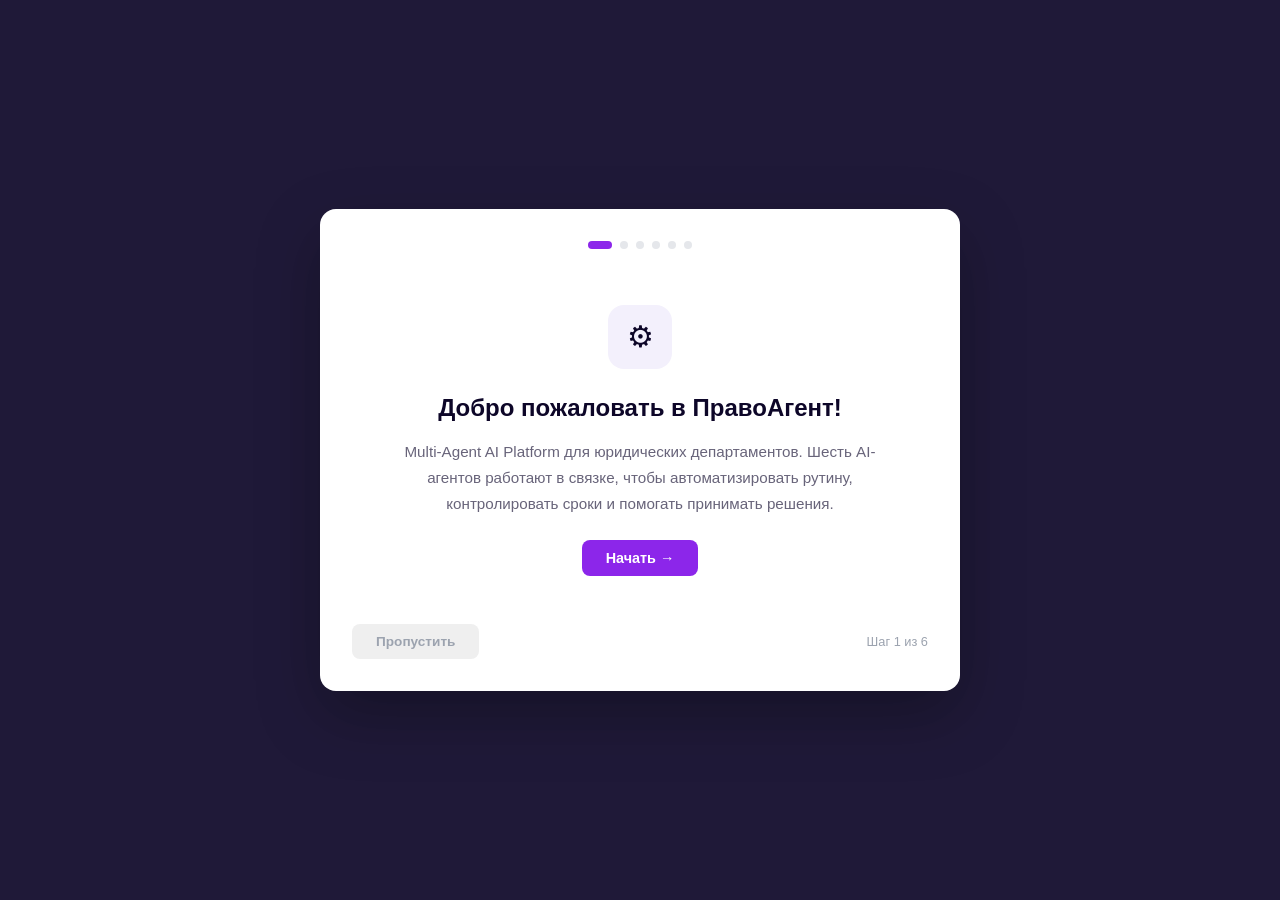
<file: templates/onboarding.html>
<!DOCTYPE html>
<html lang="ru">
<head>
    <meta charset="UTF-8">
    <meta name="viewport" content="width=device-width, initial-scale=1.0">
    <title>Онбординг — ПравоАгент</title>
    <link rel="stylesheet" href="/static/css/tokens.css">
    <link rel="stylesheet" href="/static/css/reset.css">
    <link rel="stylesheet" href="/static/css/base.css">
    <style>
        .onboarding-overlay {
            position: fixed;
            inset: 0;
            z-index: 9999;
            background: rgba(13, 6, 40, 0.92);
            backdrop-filter: blur(8px);
            display: flex;
            align-items: center;
            justify-content: center;
        }
        .onboarding-modal {
            background: var(--color-bg-alt, #ffffff);
            border-radius: var(--radius-xl, 16px);
            max-width: 640px;
            width: 90%;
            padding: 0;
            box-shadow: 0 24px 64px rgba(0,0,0,0.3);
            overflow: hidden;
        }
        .onboarding-header {
            padding: 32px 32px 0;
            text-align: center;
        }
        .onboarding-steps {
            display: flex;
            justify-content: center;
            gap: 8px;
            margin-bottom: 24px;
        }
        .onboarding-dot {
            width: 8px;
            height: 8px;
            border-radius: 50%;
            background: #e5e7eb;
            transition: all 0.3s ease;
        }
        .onboarding-dot.active {
            background: var(--color-primary, #8c26ea);
            width: 24px;
            border-radius: 4px;
        }
        .onboarding-dot.completed {
            background: var(--color-primary, #8c26ea);
            opacity: 0.5;
        }
        .onboarding-body {
            padding: 32px;
            min-height: 320px;
        }
        .onboarding-step {
            display: none;
            animation: fadeIn 0.35s ease;
        }
        .onboarding-step.active {
            display: block;
        }
        @keyframes fadeIn {
            from { opacity: 0; transform: translateY(12px); }
            to { opacity: 1; transform: translateY(0); }
        }
        .step-icon {
            width: 64px;
            height: 64px;
            border-radius: 16px;
            background: var(--color-primary-light, rgba(140,38,234,0.08));
            display: flex;
            align-items: center;
            justify-content: center;
            font-size: 30px;
            margin: 0 auto 20px;
        }
        .step-title {
            font-size: 1.5rem;
            font-weight: 700;
            text-align: center;
            margin-bottom: 12px;
            color: var(--color-text, #0d0628);
        }
        .step-text {
            text-align: center;
            color: var(--color-text-secondary, #68647a);
            font-size: 0.95rem;
            line-height: 1.7;
            max-width: 480px;
            margin: 0 auto;
        }
        .step-features {
            display: flex;
            flex-direction: column;
            gap: 10px;
            margin-top: 20px;
            max-width: 420px;
            margin-left: auto;
            margin-right: auto;
        }
        .step-feature {
            display: flex;
            align-items: center;
            gap: 10px;
            font-size: 0.9rem;
            color: var(--color-text-secondary, #68647a);
        }
        .step-feature span:first-child {
            width: 20px;
            text-align: center;
        }
        .onboarding-footer {
            padding: 16px 32px 32px;
            display: flex;
            justify-content: space-between;
            align-items: center;
        }
        .btn-onboarding {
            display: inline-flex;
            align-items: center;
            gap: 8px;
            padding: 10px 24px;
            border-radius: var(--radius-md, 8px);
            font-family: var(--font-sans, 'Open Sans', sans-serif);
            font-size: 0.9rem;
            font-weight: 600;
            cursor: pointer;
            border: none;
            transition: all 0.2s ease;
        }
        .btn-onboarding-primary {
            background: var(--color-primary, #8c26ea);
            color: #fff;
        }
        .btn-onboarding-primary:hover {
            background: var(--color-primary-hover, #6a1db5);
        }
        .btn-onboarding-ghost {
            background: transparent;
            color: var(--color-text-secondary, #68647a);
            border: none;
        }
        .btn-onboarding-ghost:hover {
            color: var(--color-text, #0d0628);
        }
        .btn-onboarding-skip {
            color: var(--color-text-muted, #9ca3af);
            font-size: 0.85rem;
        }
        .onboarding-close {
            position: absolute;
            top: 16px;
            right: 16px;
            width: 32px;
            height: 32px;
            border-radius: 50%;
            border: none;
            background: rgba(255,255,255,0.08);
            color: #fff;
            font-size: 18px;
            cursor: pointer;
            display: flex;
            align-items: center;
            justify-content: center;
        }
        .onboarding-close:hover {
            background: rgba(255,255,255,0.15);
        }
        .step-actions {
            display: flex;
            justify-content: center;
            gap: 12px;
            margin-top: 24px;
        }

        /* Role cards (step 2) */
        .role-grid {
            display: grid;
            grid-template-columns: repeat(3, 1fr);
            gap: 12px;
            margin-top: 20px;
            max-width: 520px;
            margin-left: auto;
            margin-right: auto;
        }
        .role-card {
            padding: 16px 12px;
            border-radius: var(--radius-md, 8px);
            background: var(--color-bg-card, rgba(0,0,0,0.02));
            border: 1px solid var(--color-border, #e5e7eb);
            text-align: center;
            cursor: pointer;
            transition: all 0.2s ease;
        }
        .role-card:hover {
            border-color: var(--color-primary, #8c26ea);
            background: var(--color-primary-light, rgba(140,38,234,0.04));
        }
        .role-card.selected {
            border-color: var(--color-primary, #8c26ea);
            background: var(--color-primary-light, rgba(140,38,234,0.08));
            box-shadow: 0 0 0 2px rgba(140,38,234,0.15);
        }
        .role-card-icon {
            font-size: 24px;
            margin-bottom: 8px;
        }
        .role-card-title {
            font-weight: 700;
            font-size: 0.85rem;
            margin-bottom: 4px;
            color: var(--color-text, #0d0628);
        }
        .role-card-desc {
            font-size: 0.75rem;
            color: var(--color-text-secondary, #68647a);
            line-height: 1.4;
        }

        /* Video tour placeholder (step 3) */
        .video-placeholder {
            max-width: 400px;
            margin: 20px auto 0;
            background: #1a1a2e;
            border-radius: var(--radius-md, 12px);
            aspect-ratio: 16 / 9;
            display: flex;
            flex-direction: column;
            align-items: center;
            justify-content: center;
            cursor: pointer;
            transition: all 0.2s ease;
            border: 1px solid var(--color-border, rgba(255,255,255,0.08));
            position: relative;
        }
        .video-placeholder:hover {
            border-color: var(--color-primary, #8c26ea);
            box-shadow: 0 0 20px rgba(140,38,234,0.15);
        }
        .video-play-icon {
            width: 56px;
            height: 56px;
            border-radius: 50%;
            background: var(--color-primary, #8c26ea);
            display: flex;
            align-items: center;
            justify-content: center;
            font-size: 24px;
            color: #fff;
            margin-bottom: 12px;
        }
        .video-label {
            font-size: 1rem;
            font-weight: 700;
            color: #fff;
            margin-bottom: 4px;
        }
        .video-hint {
            font-size: 0.8rem;
            color: rgba(255,255,255,0.5);
        }
        .video-duration {
            position: absolute;
            bottom: 12px;
            right: 12px;
            background: rgba(0,0,0,0.6);
            color: #fff;
            padding: 2px 8px;
            border-radius: 4px;
            font-size: 0.75rem;
        }

        /* Scenario cards (step 5) */
        .scenario-grid {
            display: flex;
            flex-direction: column;
            gap: 10px;
            margin-top: 20px;
            max-width: 480px;
            margin-left: auto;
            margin-right: auto;
        }
        .scenario-card {
            display: flex;
            align-items: center;
            gap: 14px;
            padding: 14px 18px;
            border-radius: var(--radius-md, 8px);
            background: var(--color-bg-card, rgba(0,0,0,0.02));
            border: 1px solid var(--color-border, #e5e7eb);
            cursor: pointer;
            transition: all 0.2s ease;
            text-decoration: none;
            color: inherit;
        }
        .scenario-card:hover {
            border-color: var(--color-primary, #8c26ea);
            background: var(--color-primary-light, rgba(140,38,234,0.04));
        }
        .scenario-icon {
            width: 40px;
            height: 40px;
            border-radius: var(--radius-sm, 6px);
            background: var(--color-primary-light, rgba(140,38,234,0.08));
            display: flex;
            align-items: center;
            justify-content: center;
            font-size: 18px;
            flex-shrink: 0;
        }
        .scenario-info h4 {
            font-size: 0.9rem;
            font-weight: 700;
            margin-bottom: 2px;
            color: var(--color-text, #0d0628);
        }
        .scenario-info p {
            font-size: 0.8rem;
            color: var(--color-text-secondary, #68647a);
        }
        .scenario-arrow {
            margin-left: auto;
            color: var(--color-text-muted, #9ca3af);
            font-size: 1.1rem;
        }

        /* Checklist (step 6) */
        .checklist {
            max-width: 400px;
            margin: 20px auto 0;
        }
        .checklist-item {
            display: flex;
            align-items: center;
            gap: 10px;
            padding: 8px 0;
            font-size: 0.9rem;
            color: var(--color-text-secondary, #68647a);
        }
        .checklist-item .check {
            width: 20px;
            height: 20px;
            border-radius: 50%;
            background: var(--color-success, #10b981);
            display: flex;
            align-items: center;
            justify-content: center;
            font-size: 12px;
            color: #fff;
            flex-shrink: 0;
        }
        .checklist-item .check-label {
            color: var(--color-text, #0d0628);
        }

        /* Video tour modal */
        .video-modal-overlay {
            display: none;
            position: fixed;
            inset: 0;
            z-index: 10000;
            background: rgba(0, 0, 0, 0.85);
            align-items: center;
            justify-content: center;
        }
        .video-modal-overlay.active {
            display: flex;
        }
        .video-modal-content {
            max-width: 720px;
            width: 90%;
            border-radius: var(--radius-lg, 16px);
            overflow: hidden;
            background: #000;
        }
        .video-modal-header {
            display: flex;
            align-items: center;
            justify-content: space-between;
            padding: 16px 20px;
            background: #1a1a2e;
        }
        .video-modal-title {
            font-size: 1rem;
            font-weight: 700;
            color: #fff;
        }
        .video-modal-close {
            width: 32px;
            height: 32px;
            border-radius: 50%;
            border: none;
            background: rgba(255,255,255,0.08);
            color: #fff;
            font-size: 18px;
            cursor: pointer;
            display: flex;
            align-items: center;
            justify-content: center;
        }
        .video-modal-close:hover {
            background: rgba(255,255,255,0.15);
        }
        .video-modal-body {
            aspect-ratio: 16 / 9;
            display: flex;
            flex-direction: column;
            align-items: center;
            justify-content: center;
            background: #0a0a1a;
        }
        .video-modal-body .video-play-icon {
            width: 72px;
            height: 72px;
            font-size: 30px;
            margin-bottom: 16px;
        }
        .video-modal-body .video-label {
            font-size: 1.2rem;
        }
        .video-modal-body .video-hint {
            font-size: 0.9rem;
        }

        /* Agent descriptions (step 4) */
        .agent-grid {
            display: grid;
            grid-template-columns: repeat(2, 1fr);
            gap: 12px;
            margin-top: 20px;
            max-width: 520px;
            margin-left: auto;
            margin-right: auto;
        }
        .agent-mini-card {
            padding: 14px;
            border-radius: var(--radius-md, 8px);
            background: var(--color-bg-card, rgba(0,0,0,0.02));
            border: 1px solid var(--color-border, #e5e7eb);
            text-align: left;
        }
        .agent-mini-card .agent-icon {
            font-size: 20px;
            margin-bottom: 6px;
        }
        .agent-mini-card h4 {
            font-size: 0.85rem;
            font-weight: 700;
            margin-bottom: 4px;
            color: var(--color-text, #0d0628);
        }
        .agent-mini-card p {
            font-size: 0.78rem;
            color: var(--color-text-secondary, #68647a);
            line-height: 1.5;
        }

        @media (max-width: 600px) {
            .role-grid {
                grid-template-columns: repeat(2, 1fr);
            }
            .agent-grid {
                grid-template-columns: 1fr;
            }
            .onboarding-modal {
                max-width: 100%;
                border-radius: 0;
                height: 100vh;
                overflow-y: auto;
            }
            .onboarding-body {
                min-height: auto;
            }
        }
    </style>
</head>
<body>
    <div class="onboarding-overlay" id="onboarding-overlay">
        <div class="onboarding-modal">
            <div class="onboarding-header">
                <div class="onboarding-steps" id="onboarding-dots">
                    <div class="onboarding-dot active" data-step="0"></div>
                    <div class="onboarding-dot" data-step="1"></div>
                    <div class="onboarding-dot" data-step="2"></div>
                    <div class="onboarding-dot" data-step="3"></div>
                    <div class="onboarding-dot" data-step="4"></div>
                    <div class="onboarding-dot" data-step="5"></div>
                </div>
            </div>

            <div class="onboarding-body">
                <!-- Step 1: Welcome -->
                <div class="onboarding-step active" data-step="0">
                    <div class="step-icon">&#9881;</div>
                    <div class="step-title">Добро пожаловать в ПравоАгент!</div>
                    <div class="step-text">
                        Multi-Agent AI Platform для юридических департаментов.
                        Шесть AI-агентов работают в связке, чтобы автоматизировать
                        рутину, контролировать сроки и помогать принимать решения.
                    </div>
                    <div class="step-actions">
                        <button class="btn-onboarding btn-onboarding-primary" onclick="nextStep()">Начать &rarr;</button>
                    </div>
                </div>

                <!-- Step 2: Choose your role -->
                <div class="onboarding-step" data-step="1">
                    <div class="step-icon">&#128100;</div>
                    <div class="step-title">Выберите свою роль</div>
                    <div class="step-text">
                        Выберите роль, которая вам ближе. Это поможет настроить
                        интерфейс под ваши задачи. Выбор можно изменить позже.
                    </div>
                    <div class="role-grid">
                        <div class="role-card" data-role="litigation" onclick="selectRole(this)">
                            <div class="role-card-icon">&#9878;</div>
                            <div class="role-card-title">Судебный юрист</div>
                            <div class="role-card-desc">Иски, претензии, жалобы, судебная практика</div>
                        </div>
                        <div class="role-card" data-role="contracts" onclick="selectRole(this)">
                            <div class="role-card-icon">&#128220;</div>
                            <div class="role-card-title">Договорник</div>
                            <div class="role-card-desc">Договоры, риски, контрагенты, согласования</div>
                        </div>
                        <div class="role-card" data-role="general" onclick="selectRole(this)">
                            <div class="role-card-icon">&#127758;</div>
                            <div class="role-card-title">Общий отдел</div>
                            <div class="role-card-desc">Доверенности, НПА, регистрация</div>
                        </div>
                        <div class="role-card" data-role="head_legal" onclick="selectRole(this)">
                            <div class="role-card-icon">&#128202;</div>
                            <div class="role-card-title">Head of Legal</div>
                            <div class="role-card-desc">KPI, дашборд, отчёты, управление</div>
                        </div>
                        <div class="role-card" data-role="admin" onclick="selectRole(this)">
                            <div class="role-card-icon">&#128295;</div>
                            <div class="role-card-title">Администратор</div>
                            <div class="role-card-desc">Настройка системы, пользователи, роли</div>
                        </div>
                        <div class="role-card" data-role="legal_opinions" onclick="selectRole(this)">
                            <div class="role-card-icon">&#128214;</div>
                            <div class="role-card-title">Юрзаключения</div>
                            <div class="role-card-desc">Аналитика, заключения, экспертиза</div>
                        </div>
                    </div>
                    <div class="step-actions">
                        <button class="btn-onboarding btn-onboarding-ghost" onclick="prevStep()">&larr; Назад</button>
                        <button class="btn-onboarding btn-onboarding-primary" onclick="nextStep()">Далее &rarr;</button>
                    </div>
                </div>

                <!-- Step 3: Interface tour + Video -->
                <div class="onboarding-step" data-step="2">
                    <div class="step-icon">&#128187;</div>
                    <div class="step-title">Знакомство с интерфейсом</div>
                    <div class="step-text">
                        Рабочее пространство организовано в виде панелей. Слева — activity bar
                        с разделами. В центре — основная панель для работы.
                        Справа — контекстная информация.
                    </div>
                    <div class="step-features">
                        <div class="step-feature"><span>&#9632;</span> Activity bar — быстрый доступ к делам, документам и агентам</div>
                        <div class="step-feature"><span>&#9632;</span> Панель навигации — поиск и фильтрация</div>
                        <div class="step-feature"><span>&#9632;</span> Рабочая область — редактирование и просмотр</div>
                    </div>

                    <!-- Video tour placeholder -->
                    <div class="video-placeholder" onclick="openVideoModal()">
                        <div class="video-play-icon">&#9654;</div>
                        <div class="video-label">Демо-видео</div>
                        <div class="video-hint">Видео будет доступно в полной версии продукта</div>
                        <div class="video-duration">2:30</div>
                    </div>

                    <div class="step-actions">
                        <button class="btn-onboarding btn-onboarding-ghost" onclick="prevStep()">&larr; Назад</button>
                        <button class="btn-onboarding btn-onboarding-primary" onclick="nextStep()">Далее &rarr;</button>
                    </div>
                </div>

                <!-- Step 4: AI Agents -- your assistants -->
                <div class="onboarding-step" data-step="3">
                    <div class="step-icon">&#129302;</div>
                    <div class="step-title">AI-агенты — ваши помощники</div>
                    <div class="step-text">
                        Шесть специализированных AI-агентов работают в связке.
                        Каждый отвечает за свою область и умеет задавать уточняющие вопросы.
                    </div>
                    <div class="agent-grid">
                        <div class="agent-mini-card">
                            <div class="agent-icon">&#9878;</div>
                            <h4>Судебный юрист</h4>
                            <p>Анализирует дела, готовит иски и жалобы, отслеживает практику. Human-in-the-loop перед отправкой.</p>
                        </div>
                        <div class="agent-mini-card">
                            <div class="agent-icon">&#128220;</div>
                            <h4>Договорник</h4>
                            <p>Проверяет договоры, оценивает риски, согласует с контрагентами. Автоматические напоминания.</p>
                        </div>
                        <div class="agent-mini-card">
                            <div class="agent-icon">&#127758;</div>
                            <h4>Общий отдел</h4>
                            <p>Готовит доверенности, отслеживает НПА, регистрирует изменения. Шаблоны и автозаполнение.</p>
                        </div>
                        <div class="agent-mini-card">
                            <div class="agent-icon">&#128202;</div>
                            <h4>Head of Legal</h4>
                            <p>Собирает KPI, строит дашборды, формирует отчёты для руководства. Прогнозы нагрузки.</p>
                        </div>
                        <div class="agent-mini-card">
                            <div class="agent-icon">&#128295;</div>
                            <h4>Конфигуратор</h4>
                            <p>Настраивает метрики, роли, уведомления и интеграции под процессы вашего отдела.</p>
                        </div>
                        <div class="agent-mini-card">
                            <div class="agent-icon">&#128214;</div>
                            <h4>Юрзаключения</h4>
                            <p>Готовит заключения по налоговым, корпоративным и регуляторным вопросам с ссылками на практику.</p>
                        </div>
                    </div>
                    <div class="step-actions">
                        <button class="btn-onboarding btn-onboarding-ghost" onclick="prevStep()">&larr; Назад</button>
                        <button class="btn-onboarding btn-onboarding-primary" onclick="nextStep()">Далее &rarr;</button>
                    </div>
                </div>

                <!-- Step 5: Quick Start -->
                <div class="onboarding-step" data-step="4">
                    <div class="step-icon">&#128640;</div>
                    <div class="step-title">Быстрый старт</div>
                    <div class="step-text">
                        Начните с одного из типовых сценариев. Это займёт не больше минуты.
                    </div>
                    <div class="scenario-grid">
                        <a class="scenario-card" href="/app/cases/new">
                            <div class="scenario-icon">&#128203;</div>
                            <div class="scenario-info">
                                <h4>Создать новое дело</h4>
                                <p>Добавьте информацию о деле, укажите стороны и категорию</p>
                            </div>
                            <span class="scenario-arrow">&rarr;</span>
                        </a>
                        <a class="scenario-card" href="/app/legal-opinions/new">
                            <div class="scenario-icon">&#128214;</div>
                            <div class="scenario-info">
                                <h4>Запросить юрзаключение</h4>
                                <p>Опишите ситуацию — AI-агент подготовит проект заключения</p>
                            </div>
                            <span class="scenario-arrow">&rarr;</span>
                        </a>
                        <a class="scenario-card" href="/app/kpi">
                            <div class="scenario-icon">&#128202;</div>
                            <div class="scenario-info">
                                <h4>Проверить KPI</h4>
                                <p>Посмотрите дашборд с нагрузкой, сроками и эффективностью</p>
                            </div>
                            <span class="scenario-arrow">&rarr;</span>
                        </a>
                    </div>
                    <div class="step-actions">
                        <button class="btn-onboarding btn-onboarding-ghost" onclick="prevStep()">&larr; Назад</button>
                        <button class="btn-onboarding btn-onboarding-primary" onclick="nextStep()">Далее &rarr;</button>
                    </div>
                </div>

                <!-- Step 6: Ready to go -->
                <div class="onboarding-step" data-step="5">
                    <div class="step-icon">&#127881;</div>
                    <div class="step-title">Готово к работе!</div>
                    <div class="step-text">
                        Всё настроено. Вот что уже готово к использованию:
                    </div>
                    <div class="checklist">
                        <div class="checklist-item">
                            <span class="check">&#10003;</span>
                            <span><span class="check-label">Аккаунт создан</span> — email подтверждён, профиль заполнен</span>
                        </div>
                        <div class="checklist-item">
                            <span class="check">&#10003;</span>
                            <span><span class="check-label">Роль назначена</span> — интерфейс адаптирован под ваши задачи</span>
                        </div>
                        <div class="checklist-item">
                            <span class="check">&#10003;</span>
                            <span><span class="check-label">AI-агенты активны</span> — шесть агентов готовы помогать</span>
                        </div>
                        <div class="checklist-item">
                            <span class="check">&#10003;</span>
                            <span><span class="check-label">Демо-данные загружены</span> — примеры дел и документов</span>
                        </div>
                        <div class="checklist-item">
                            <span class="check">&#10003;</span>
                            <span><span class="check-label">База знаний подключена</span> — векторный поиск по документам</span>
                        </div>
                    </div>
                    <div class="step-actions" style="margin-top: 28px;">
                        <button class="btn-onboarding btn-onboarding-ghost" onclick="prevStep()">&larr; Назад</button>
                        <button class="btn-onboarding btn-onboarding-primary" onclick="finishOnboarding()">Перейти в приложение &rarr;</button>
                    </div>
                </div>
            </div>

            <div class="onboarding-footer">
                <button class="btn-onboarding btn-onboarding-skip" onclick="finishOnboarding()">Пропустить</button>
                <span style="font-size: 0.8rem; color: var(--color-text-muted, #9ca3af);" id="step-counter">Шаг 1 из 6</span>
            </div>
        </div>
    </div>

    <!-- Video Tour Modal -->
    <div class="video-modal-overlay" id="video-modal">
        <div class="video-modal-content">
            <div class="video-modal-header">
                <span class="video-modal-title">Видео-тур: Знакомство с ПравоАгент</span>
                <button class="video-modal-close" onclick="closeVideoModal()">&times;</button>
            </div>
            <div class="video-modal-body">
                <div class="video-play-icon">&#9654;</div>
                <div class="video-label">Демо-видео</div>
                <div class="video-hint">Видео-тур будет доступен в полной версии продукта</div>
            </div>
        </div>
    </div>

    <script>
        (function() {
            const STORAGE_KEY = 'pravoagent_onboarding_completed';

            if (localStorage.getItem(STORAGE_KEY) === 'true') {
                document.getElementById('onboarding-overlay').style.display = 'none';
                return;
            }

            let currentStep = 0;
            const totalSteps = 6;
            const dots = document.querySelectorAll('.onboarding-dot');
            const steps = document.querySelectorAll('.onboarding-step');
            const counter = document.getElementById('step-counter');
            let selectedRole = null;

            window.nextStep = function() {
                if (currentStep < totalSteps - 1) {
                    goToStep(currentStep + 1);
                }
            };

            window.prevStep = function() {
                if (currentStep > 0) {
                    goToStep(currentStep - 1);
                }
            };

            window.finishOnboarding = function() {
                // Save selected role
                if (selectedRole) {
                    try {
                        fetch('/api/auth/me', {
                            method: 'GET',
                            headers: {
                                'Authorization': 'Bearer ' + (localStorage.getItem('access_token') || '')
                            }
                        }).then(function(res) {
                            if (res.ok) {
                                // Role is already set during registration, but we could
                                // optionally update it here in a real implementation
                            }
                        }).catch(function() {});
                    } catch(e) {}
                }

                localStorage.setItem(STORAGE_KEY, 'true');
                const overlay = document.getElementById('onboarding-overlay');
                overlay.style.opacity = '0';
                overlay.style.transition = 'opacity 0.3s ease';
                setTimeout(function() {
                    overlay.style.display = 'none';
                    window.location.href = '/app/';
                }, 300);
            };

            window.selectRole = function(el) {
                document.querySelectorAll('.role-card').forEach(function(card) {
                    card.classList.remove('selected');
                });
                el.classList.add('selected');
                selectedRole = el.getAttribute('data-role');
            };

            window.openVideoModal = function() {
                document.getElementById('video-modal').classList.add('active');
            };

            window.closeVideoModal = function() {
                document.getElementById('video-modal').classList.remove('active');
            };

            // Close video modal on overlay click
            document.getElementById('video-modal').addEventListener('click', function(e) {
                if (e.target === this) {
                    closeVideoModal();
                }
            });

            function goToStep(index) {
                steps[currentStep].classList.remove('active');
                dots[currentStep].classList.remove('active');

                currentStep = index;

                steps[currentStep].classList.add('active');
                dots[currentStep].classList.add('active');

                dots.forEach(function(dot, i) {
                    if (i < currentStep) {
                        dot.classList.add('completed');
                    } else {
                        dot.classList.remove('completed');
                    }
                });

                counter.textContent = '\u0428\u0430\u0433 ' + (currentStep + 1) + ' \u0438\u0437 ' + totalSteps;
            }
        })();
    </script>
</body>
</html>
</file>
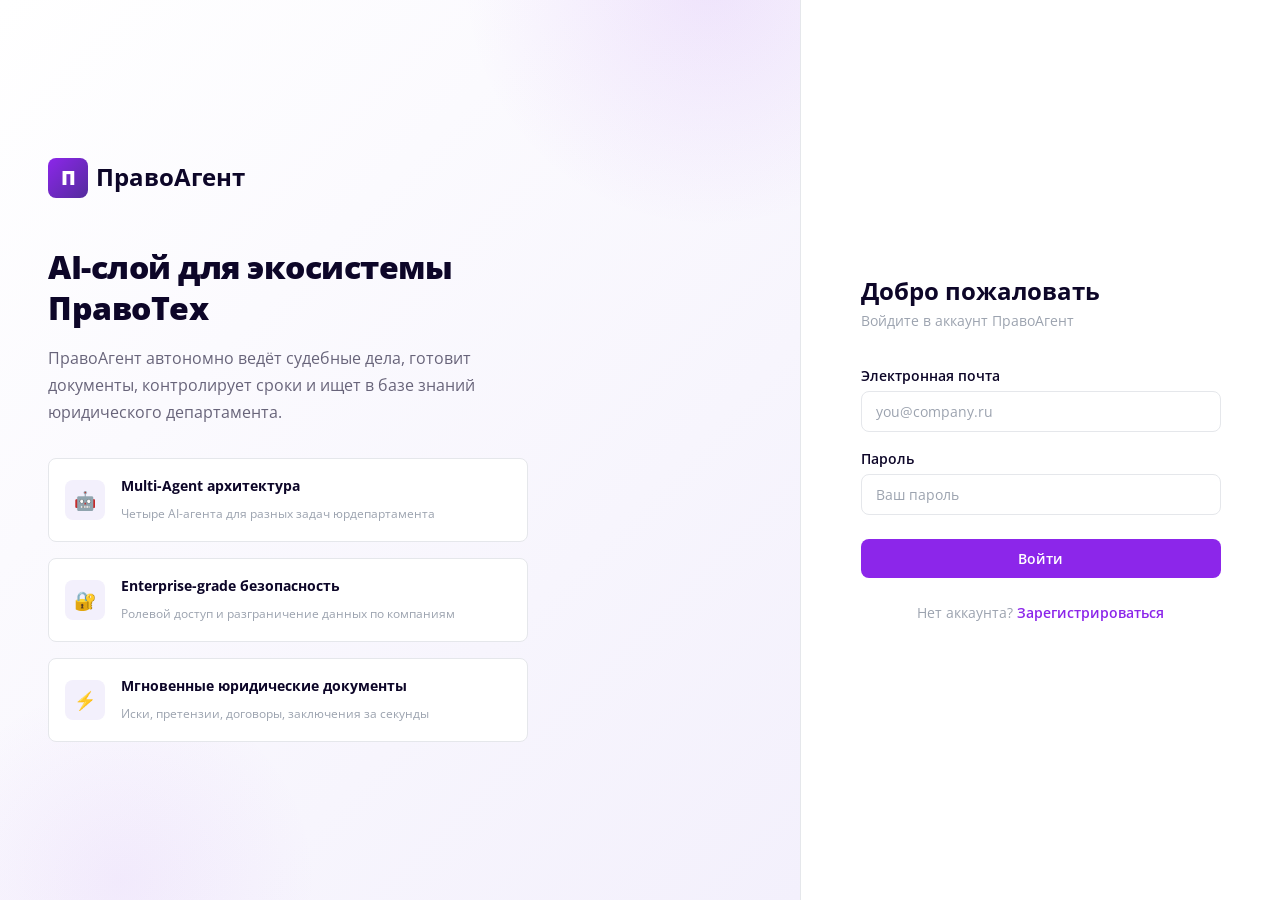
<file: templates/auth/login.html>
<!DOCTYPE html>
<html lang="ru">
<head>
    <meta charset="UTF-8">
    <meta name="viewport" content="width=device-width, initial-scale=1.0">
    <title>Вход — ПравоАгент</title>
    <link rel="preconnect" href="https://fonts.googleapis.com">
    <link rel="preconnect" href="https://fonts.gstatic.com" crossorigin>
    <link href="https://fonts.googleapis.com/css2?family=Open+Sans:wght@400;500;600;700;800&display=swap" rel="stylesheet">
    <link rel="stylesheet" href="/static/css/tokens.css">
    <link rel="stylesheet" href="/static/css/reset.css">
    <link rel="stylesheet" href="/static/css/base.css">
    <style>
        .auth-page {
            min-height: 100vh;
            display: flex;
            background: var(--color-bg);
        }

        /* Hero left side */
        .auth-hero {
            flex: 1;
            display: flex;
            flex-direction: column;
            justify-content: center;
            padding: var(--space-2xl);
            background: linear-gradient(135deg, var(--color-bg-card) 0%, var(--color-accent-light) 100%);
            position: relative;
            overflow: hidden;
        }

        .auth-hero::before {
            content: '';
            position: absolute;
            top: -30%;
            right: -20%;
            width: 500px;
            height: 500px;
            background: radial-gradient(ellipse at center, rgba(140, 38, 234, 0.1) 0%, transparent 70%);
            pointer-events: none;
        }

        .auth-hero::after {
            content: '';
            position: absolute;
            bottom: -20%;
            left: -10%;
            width: 400px;
            height: 400px;
            background: radial-gradient(ellipse at center, rgba(140, 38, 234, 0.06) 0%, transparent 70%);
            pointer-events: none;
        }

        .auth-hero-content {
            position: relative;
            z-index: 1;
            max-width: 480px;
        }

        .auth-hero-logo {
            display: inline-flex;
            align-items: center;
            gap: var(--space-sm);
            margin-bottom: var(--space-2xl);
        }

        .auth-hero-logo-icon {
            width: 40px;
            height: 40px;
            background: linear-gradient(135deg, var(--color-primary), var(--color-primary-hover));
            border-radius: var(--radius-md);
            display: flex;
            align-items: center;
            justify-content: center;
            color: white;
            font-size: 20px;
            font-weight: 800;
        }

        .auth-hero-logo-text {
            font-size: var(--font-size-xl);
            font-weight: 700;
            color: var(--color-text);
        }

        .auth-hero h2 {
            font-size: var(--font-size-2xl);
            font-weight: 800;
            margin-bottom: var(--space-md);
            color: var(--color-text);
            letter-spacing: -0.5px;
        }

        .auth-hero p {
            font-size: var(--font-size-base);
            color: var(--color-text-secondary);
            line-height: 1.7;
        }

        .auth-hero-features {
            margin-top: var(--space-xl);
            display: flex;
            flex-direction: column;
            gap: var(--space-md);
        }

        .auth-hero-feature {
            display: flex;
            align-items: center;
            gap: var(--space-md);
            padding: var(--space-md);
            background: var(--color-bg-card);
            border-radius: var(--radius-md);
            border: 1px solid var(--color-border);
        }

        .auth-hero-feature-icon {
            width: 40px;
            height: 40px;
            background: var(--color-accent-light);
            border-radius: var(--radius-md);
            display: flex;
            align-items: center;
            justify-content: center;
            font-size: 18px;
            flex-shrink: 0;
        }

        .auth-hero-feature-text strong {
            display: block;
            font-size: var(--font-size-sm);
            color: var(--color-text);
            margin-bottom: 2px;
        }

        .auth-hero-feature-text span {
            font-size: var(--font-size-xs);
            color: var(--color-text-muted);
        }

        /* Form right side */
        .auth-form-wrapper {
            width: 480px;
            min-width: 480px;
            display: flex;
            flex-direction: column;
            justify-content: center;
            padding: var(--space-2xl);
            background: var(--color-bg-card);
            border-left: 1px solid var(--color-border);
        }

        .auth-form-container {
            max-width: 360px;
            width: 100%;
            margin: 0 auto;
        }

        .auth-form-title {
            font-size: var(--font-size-xl);
            font-weight: 700;
            color: var(--color-text);
            margin-bottom: var(--space-xs);
        }

        .auth-form-subtitle {
            font-size: var(--font-size-sm);
            color: var(--color-text-muted);
            margin-bottom: var(--space-xl);
        }

        .auth-form .form-group {
            margin-bottom: var(--space-md);
        }

        .auth-form .form-label {
            font-size: var(--font-size-sm);
            font-weight: 600;
            color: var(--color-text);
            margin-bottom: var(--space-xs);
            display: block;
        }

        .auth-form .form-input {
            width: 100%;
            padding: 10px 14px;
            background: var(--color-bg-input);
            border: 1px solid var(--color-border);
            border-radius: var(--radius-md);
            font-size: var(--font-size-sm);
            color: var(--color-text);
            transition: all var(--transition-fast);
            outline: none;
        }

        .auth-form .form-input:focus {
            border-color: var(--color-primary);
            box-shadow: 0 0 0 3px rgba(140, 38, 234, 0.1);
        }

        .auth-form .form-input::placeholder {
            color: var(--color-text-muted);
        }

        .auth-form .btn-submit {
            width: 100%;
            padding: 10px 16px;
            background: var(--color-primary);
            color: white;
            border: none;
            border-radius: var(--radius-md);
            font-size: var(--font-size-sm);
            font-weight: 600;
            cursor: pointer;
            transition: all var(--transition-fast);
            margin-top: var(--space-sm);
        }

        .auth-form .btn-submit:hover {
            background: var(--color-primary-hover);
            transform: translateY(-1px);
            box-shadow: var(--shadow-md);
        }

        .auth-form .btn-submit:active {
            transform: translateY(0);
        }

        .auth-form-footer {
            text-align: center;
            margin-top: var(--space-lg);
            font-size: var(--font-size-sm);
            color: var(--color-text-muted);
        }

        .auth-form-footer a {
            color: var(--color-primary);
            font-weight: 600;
        }

        .auth-form-footer a:hover {
            text-decoration: underline;
        }

        .auth-form-error {
            background: var(--color-danger-bg);
            color: var(--color-danger);
            padding: 10px 14px;
            border-radius: var(--radius-md);
            font-size: var(--font-size-sm);
            margin-bottom: var(--space-md);
            border: 1px solid rgba(220, 38, 38, 0.15);
            display: flex;
            align-items: center;
            gap: var(--space-sm);
        }

        .auth-divider {
            display: flex;
            align-items: center;
            gap: var(--space-md);
            margin: var(--space-lg) 0;
            color: var(--color-text-muted);
            font-size: var(--font-size-xs);
        }

        .auth-divider::before,
        .auth-divider::after {
            content: '';
            flex: 1;
            height: 1px;
            background: var(--color-border);
        }

        @media (max-width: 900px) {
            .auth-page {
                flex-direction: column;
            }
            .auth-hero {
                padding: var(--space-lg);
                min-height: auto;
            }
            .auth-hero-features {
                display: none;
            }
            .auth-form-wrapper {
                width: 100%;
                min-width: auto;
                border-left: none;
                border-top: 1px solid var(--color-border);
                padding: var(--space-lg);
            }
            .auth-hero h2 {
                font-size: var(--font-size-xl);
            }
        }
    </style>
</head>
<body>
    <div class="auth-page">
        <!-- Hero section -->
        <div class="auth-hero">
            <div class="auth-hero-content">
                <div class="auth-hero-logo">
                    <div class="auth-hero-logo-icon">П</div>
                    <span class="auth-hero-logo-text">ПравоАгент</span>
                </div>
                <h2>AI-слой для экосистемы ПравоТех</h2>
                <p>
                    ПравоАгент автономно ведёт судебные дела, готовит документы,
                    контролирует сроки и ищет в базе знаний юридического департамента.
                </p>
                <div class="auth-hero-features">
                    <div class="auth-hero-feature">
                        <div class="auth-hero-feature-icon">🤖</div>
                        <div class="auth-hero-feature-text">
                            <strong>Multi-Agent архитектура</strong>
                            <span>Четыре AI-агента для разных задач юрдепартамента</span>
                        </div>
                    </div>
                    <div class="auth-hero-feature">
                        <div class="auth-hero-feature-icon">🔐</div>
                        <div class="auth-hero-feature-text">
                            <strong>Enterprise-grade безопасность</strong>
                            <span>Ролевой доступ и разграничение данных по компаниям</span>
                        </div>
                    </div>
                    <div class="auth-hero-feature">
                        <div class="auth-hero-feature-icon">⚡</div>
                        <div class="auth-hero-feature-text">
                            <strong>Мгновенные юридические документы</strong>
                            <span>Иски, претензии, договоры, заключения за секунды</span>
                        </div>
                    </div>
                </div>
            </div>
        </div>

        <!-- Form section -->
        <div class="auth-form-wrapper">
            <div class="auth-form-container">
                <h1 class="auth-form-title">Добро пожаловать</h1>
                <p class="auth-form-subtitle">Войдите в аккаунт ПравоАгент</p>

                <form class="auth-form" id="login-form">
                    <div class="form-group">
                        <label class="form-label" for="email">Электронная почта</label>
                        <input class="form-input" type="email" id="email" name="email"
                               placeholder="you@company.ru" required autocomplete="email">
                    </div>

                    <div class="form-group">
                        <label class="form-label" for="password">Пароль</label>
                        <input class="form-input" type="password" id="password" name="password"
                               placeholder="Ваш пароль" required autocomplete="current-password">
                    </div>

                    <div id="login-error" class="auth-form-error" style="display:none;">
                        <span>!</span>
                        <span id="login-error-text"></span>
                    </div>

                    <button type="submit" class="btn-submit" id="login-btn">Войти</button>
                </form>

                <div class="auth-form-footer">
                    Нет аккаунта? <a href="/auth/register">Зарегистрироваться</a>
                </div>

                <script>
                document.getElementById('login-form').addEventListener('submit', async function(e) {
                    e.preventDefault();
                    const btn = document.getElementById('login-btn');
                    const errorEl = document.getElementById('login-error');
                    const errorText = document.getElementById('login-error-text');
                    btn.disabled = true;
                    btn.textContent = 'Вход...';
                    errorEl.style.display = 'none';

                    try {
                        const res = await fetch('/api/auth/login', {
                            method: 'POST',
                            headers: { 'Content-Type': 'application/json' },
                            body: JSON.stringify({
                                email: document.getElementById('email').value,
                                password: document.getElementById('password').value,
                            }),
                        });
                        const data = await res.json();
                        if (res.ok) {
                            localStorage.setItem('access_token', data.access_token);
                            localStorage.setItem('refresh_token', data.refresh_token);
                            window.location.href = '/app/';
                        } else {
                            errorText.textContent = data.detail || 'Ошибка входа';
                            errorEl.style.display = 'flex';
                        }
                    } catch (err) {
                        errorText.textContent = 'Ошибка соединения с сервером';
                        errorEl.style.display = 'flex';
                    } finally {
                        btn.disabled = false;
                        btn.textContent = 'Войти';
                    }
                });
                </script>
            </div>
        </div>
    </div>
</body>
</html>
</file>
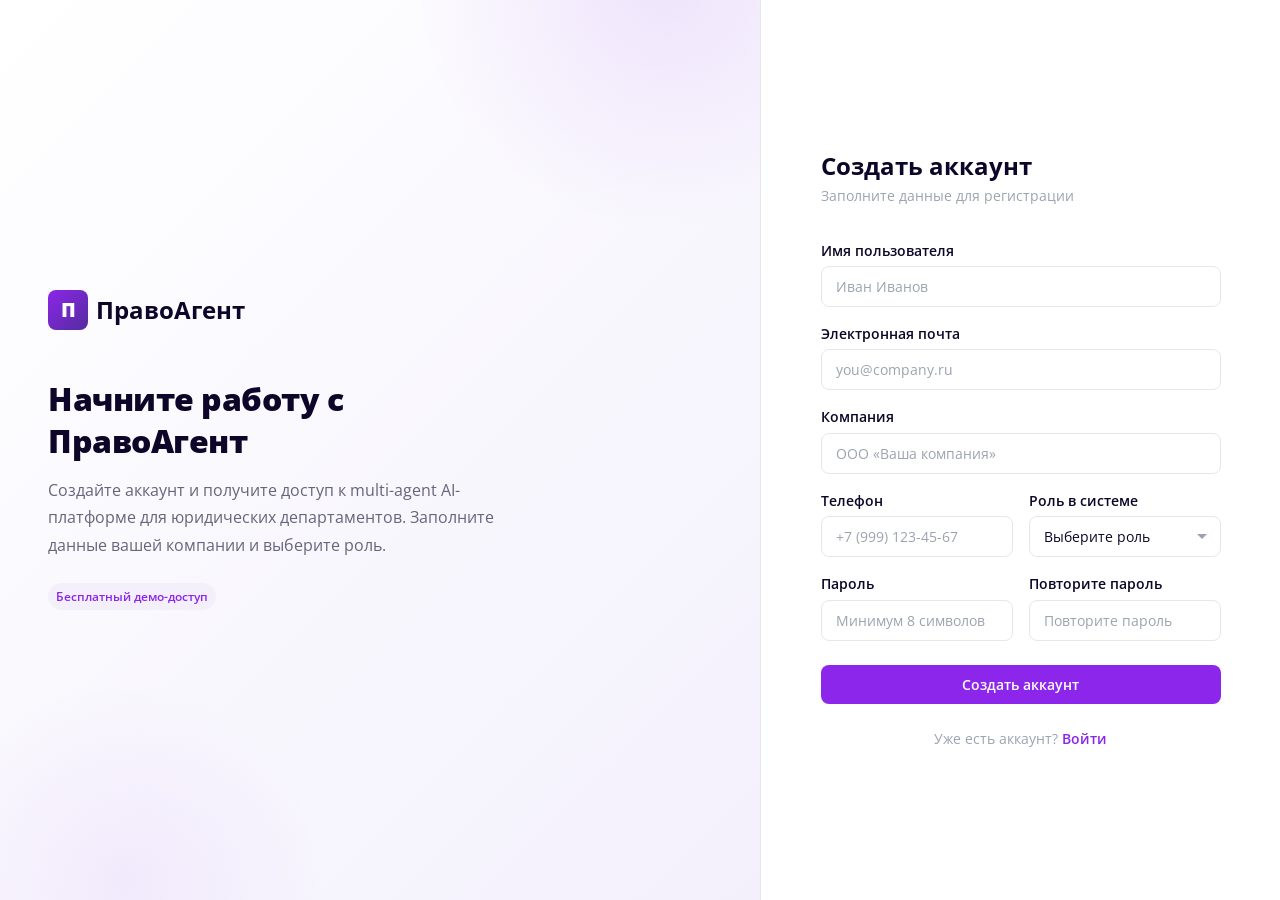
<file: templates/auth/register.html>
<!DOCTYPE html>
<html lang="ru">
<head>
    <meta charset="UTF-8">
    <meta name="viewport" content="width=device-width, initial-scale=1.0">
    <title>Регистрация — ПравоАгент</title>
    <link rel="preconnect" href="https://fonts.googleapis.com">
    <link rel="preconnect" href="https://fonts.gstatic.com" crossorigin>
    <link href="https://fonts.googleapis.com/css2?family=Open+Sans:wght@400;500;600;700;800&display=swap" rel="stylesheet">
    <link rel="stylesheet" href="/static/css/tokens.css">
    <link rel="stylesheet" href="/static/css/reset.css">
    <link rel="stylesheet" href="/static/css/base.css">
    <style>
        .auth-page {
            min-height: 100vh;
            display: flex;
            background: var(--color-bg);
        }

        .auth-hero {
            flex: 1;
            display: flex;
            flex-direction: column;
            justify-content: center;
            padding: var(--space-2xl);
            background: linear-gradient(135deg, var(--color-bg-card) 0%, var(--color-accent-light) 100%);
            position: relative;
            overflow: hidden;
        }

        .auth-hero::before {
            content: '';
            position: absolute;
            top: -30%;
            right: -20%;
            width: 500px;
            height: 500px;
            background: radial-gradient(ellipse at center, rgba(140, 38, 234, 0.1) 0%, transparent 70%);
            pointer-events: none;
        }

        .auth-hero::after {
            content: '';
            position: absolute;
            bottom: -20%;
            left: -10%;
            width: 400px;
            height: 400px;
            background: radial-gradient(ellipse at center, rgba(140, 38, 234, 0.06) 0%, transparent 70%);
            pointer-events: none;
        }

        .auth-hero-content {
            position: relative;
            z-index: 1;
            max-width: 480px;
        }

        .auth-hero-logo {
            display: inline-flex;
            align-items: center;
            gap: var(--space-sm);
            margin-bottom: var(--space-2xl);
        }

        .auth-hero-logo-icon {
            width: 40px;
            height: 40px;
            background: linear-gradient(135deg, var(--color-primary), var(--color-primary-hover));
            border-radius: var(--radius-md);
            display: flex;
            align-items: center;
            justify-content: center;
            color: white;
            font-size: 20px;
            font-weight: 800;
        }

        .auth-hero-logo-text {
            font-size: var(--font-size-xl);
            font-weight: 700;
            color: var(--color-text);
        }

        .auth-hero h2 {
            font-size: var(--font-size-2xl);
            font-weight: 800;
            margin-bottom: var(--space-md);
            color: var(--color-text);
            letter-spacing: -0.5px;
        }

        .auth-hero p {
            font-size: var(--font-size-base);
            color: var(--color-text-secondary);
            line-height: 1.7;
        }

        .auth-hero-badge {
            display: inline-flex;
            align-items: center;
            gap: var(--space-sm);
            padding: var(--space-xs) var(--space-sm);
            background: var(--color-accent-light);
            border-radius: var(--radius-full);
            font-size: var(--font-size-xs);
            color: var(--color-primary);
            font-weight: 600;
            margin-top: var(--space-lg);
        }

        .auth-form-wrapper {
            width: 520px;
            min-width: 520px;
            display: flex;
            flex-direction: column;
            justify-content: center;
            padding: var(--space-2xl);
            background: var(--color-bg-card);
            border-left: 1px solid var(--color-border);
        }

        .auth-form-container {
            max-width: 400px;
            width: 100%;
            margin: 0 auto;
        }

        .auth-form-title {
            font-size: var(--font-size-xl);
            font-weight: 700;
            color: var(--color-text);
            margin-bottom: var(--space-xs);
        }

        .auth-form-subtitle {
            font-size: var(--font-size-sm);
            color: var(--color-text-muted);
            margin-bottom: var(--space-xl);
        }

        .auth-form .form-group {
            margin-bottom: var(--space-md);
        }

        .auth-form .form-label {
            font-size: var(--font-size-sm);
            font-weight: 600;
            color: var(--color-text);
            margin-bottom: var(--space-xs);
            display: block;
        }

        .auth-form .form-input,
        .auth-form .form-select {
            width: 100%;
            padding: 10px 14px;
            background: var(--color-bg-input);
            border: 1px solid var(--color-border);
            border-radius: var(--radius-md);
            font-size: var(--font-size-sm);
            color: var(--color-text);
            transition: all var(--transition-fast);
            outline: none;
        }

        .auth-form .form-input:focus,
        .auth-form .form-select:focus {
            border-color: var(--color-primary);
            box-shadow: 0 0 0 3px rgba(140, 38, 234, 0.1);
        }

        .auth-form .form-input::placeholder {
            color: var(--color-text-muted);
        }

        .auth-form .form-select {
            appearance: none;
            background-image: url("data:image/svg+xml,%3Csvg xmlns='http://www.w3.org/2000/svg' width='12' height='12' viewBox='0 0 12 12'%3E%3Cpath fill='%239ca3af' d='M6 8L1 3h10z'/%3E%3C/svg%3E");
            background-repeat: no-repeat;
            background-position: right 12px center;
            padding-right: 36px;
        }

        .auth-form .btn-submit {
            width: 100%;
            padding: 10px 16px;
            background: var(--color-primary);
            color: white;
            border: none;
            border-radius: var(--radius-md);
            font-size: var(--font-size-sm);
            font-weight: 600;
            cursor: pointer;
            transition: all var(--transition-fast);
            margin-top: var(--space-sm);
        }

        .auth-form .btn-submit:hover {
            background: var(--color-primary-hover);
            transform: translateY(-1px);
            box-shadow: var(--shadow-md);
        }

        .auth-form .btn-submit:active {
            transform: translateY(0);
        }

        .auth-form-footer {
            text-align: center;
            margin-top: var(--space-lg);
            font-size: var(--font-size-sm);
            color: var(--color-text-muted);
        }

        .auth-form-footer a {
            color: var(--color-primary);
            font-weight: 600;
        }

        .auth-form-footer a:hover {
            text-decoration: underline;
        }

        .auth-form-error {
            background: var(--color-danger-bg);
            color: var(--color-danger);
            padding: 10px 14px;
            border-radius: var(--radius-md);
            font-size: var(--font-size-sm);
            margin-bottom: var(--space-md);
            border: 1px solid rgba(220, 38, 38, 0.15);
            display: flex;
            align-items: center;
            gap: var(--space-sm);
        }

        .form-row {
            display: grid;
            grid-template-columns: 1fr 1fr;
            gap: var(--space-md);
        }

        /* Email verification modal */
        .modal-overlay {
            display: none;
            position: fixed;
            inset: 0;
            z-index: 9999;
            background: rgba(13, 6, 40, 0.8);
            backdrop-filter: blur(4px);
            align-items: center;
            justify-content: center;
        }
        .modal-overlay.active {
            display: flex;
        }
        .modal-card {
            background: var(--color-bg-card, #1a1a2e);
            border-radius: var(--radius-lg, 16px);
            max-width: 420px;
            width: 90%;
            padding: var(--space-2xl, 32px);
            box-shadow: 0 24px 64px rgba(0,0,0,0.3);
            text-align: center;
        }
        .modal-title {
            font-size: 1.3rem;
            font-weight: 700;
            margin-bottom: var(--space-sm, 8px);
            color: var(--color-text);
        }
        .modal-text {
            font-size: 0.9rem;
            color: var(--color-text-secondary);
            margin-bottom: var(--space-lg, 24px);
            line-height: 1.6;
        }
        .modal-text strong {
            color: var(--color-text);
        }
        .code-inputs {
            display: flex;
            gap: 8px;
            justify-content: center;
            margin-bottom: var(--space-lg, 24px);
        }
        .code-input {
            width: 44px;
            height: 52px;
            text-align: center;
            font-size: 1.4rem;
            font-weight: 700;
            background: var(--color-bg-input);
            border: 1px solid var(--color-border);
            border-radius: var(--radius-md, 8px);
            color: var(--color-text);
            outline: none;
            transition: all var(--transition-fast);
        }
        .code-input:focus {
            border-color: var(--color-primary);
            box-shadow: 0 0 0 3px rgba(140, 38, 234, 0.15);
        }
        .btn-verify {
            width: 100%;
            padding: 10px 16px;
            background: var(--color-primary);
            color: white;
            border: none;
            border-radius: var(--radius-md);
            font-size: var(--font-size-sm);
            font-weight: 600;
            cursor: pointer;
            transition: all var(--transition-fast);
        }
        .btn-verify:hover {
            background: var(--color-primary-hover);
        }
        .btn-verify:disabled {
            opacity: 0.5;
            cursor: not-allowed;
        }
        .resend-link {
            display: inline-block;
            margin-top: var(--space-md);
            font-size: var(--font-size-sm);
            color: var(--color-primary);
            cursor: pointer;
            background: none;
            border: none;
            font-family: inherit;
        }
        .resend-link:hover {
            text-decoration: underline;
        }
        .verify-error {
            color: var(--color-danger);
            font-size: var(--font-size-sm);
            margin-top: var(--space-sm);
            display: none;
        }
        .verify-success {
            color: var(--color-success);
            font-size: var(--font-size-sm);
            margin-top: var(--space-sm);
            display: none;
        }
        .modal-loader {
            display: none;
            margin: var(--space-md) auto;
            width: 24px;
            height: 24px;
            border: 2px solid var(--color-border);
            border-top-color: var(--color-primary);
            border-radius: 50%;
            animation: spin 0.6s linear infinite;
        }
        .modal-loader.active {
            display: block;
        }
        @keyframes spin {
            to { transform: rotate(360deg); }
        }

        @media (max-width: 900px) {
            .auth-page {
                flex-direction: column;
            }
            .auth-hero {
                padding: var(--space-lg);
                min-height: auto;
            }
            .auth-hero h2 {
                font-size: var(--font-size-xl);
            }
            .auth-form-wrapper {
                width: 100%;
                min-width: auto;
                border-left: none;
                border-top: 1px solid var(--color-border);
                padding: var(--space-lg);
            }
            .form-row {
                grid-template-columns: 1fr;
            }
        }
    </style>
</head>
<body>
    <div class="auth-page">
        <!-- Hero section -->
        <div class="auth-hero">
            <div class="auth-hero-content">
                <div class="auth-hero-logo">
                    <div class="auth-hero-logo-icon">П</div>
                    <span class="auth-hero-logo-text">ПравоАгент</span>
                </div>
                <h2>Начните работу с ПравоАгент</h2>
                <p>
                    Создайте аккаунт и получите доступ к multi-agent AI-платформе
                    для юридических департаментов. Заполните данные вашей компании
                    и выберите роль.
                </p>
                <div class="auth-hero-badge">
                    Бесплатный демо-доступ
                </div>
            </div>
        </div>

        <!-- Form section -->
        <div class="auth-form-wrapper">
            <div class="auth-form-container">
                <h1 class="auth-form-title">Создать аккаунт</h1>
                <p class="auth-form-subtitle">Заполните данные для регистрации</p>

                <form class="auth-form" id="register-form">
                    <div class="form-group">
                        <label class="form-label" for="username">Имя пользователя</label>
                        <input class="form-input" type="text" id="username" name="username"
                               placeholder="Иван Иванов" required autocomplete="name">
                    </div>

                    <div class="form-group">
                        <label class="form-label" for="email">Электронная почта</label>
                        <input class="form-input" type="email" id="email" name="email"
                               placeholder="you@company.ru" required autocomplete="email">
                    </div>

                    <div class="form-group">
                        <label class="form-label" for="company_name">Компания</label>
                        <input class="form-input" type="text" id="company_name" name="company_name"
                               placeholder="ООО «Ваша компания»" required>
                    </div>

                    <div class="form-row">
                        <div class="form-group">
                            <label class="form-label" for="phone">Телефон</label>
                            <input class="form-input" type="tel" id="phone" name="phone"
                                   placeholder="+7 (999) 123-45-67">
                        </div>

                        <div class="form-group">
                            <label class="form-label" for="role">Роль в системе</label>
                            <select class="form-select" id="role" name="role" required>
                                <option value="">Выберите роль</option>
                                <option value="head_legal">Руководитель юрдепартамента</option>
                                <option value="litigation">Судебный юрист</option>
                                <option value="contracts">Договорник</option>
                                <option value="general">Юрист общего отдела</option>
                                <option value="legal_opinions">Юрзаключения</option>
                                <option value="admin">Администратор</option>
                            </select>
                        </div>
                    </div>

                    <div class="form-row">
                        <div class="form-group">
                            <label class="form-label" for="password">Пароль</label>
                            <input class="form-input" type="password" id="password" name="password"
                                   placeholder="Минимум 8 символов" required autocomplete="new-password">
                        </div>

                        <div class="form-group">
                            <label class="form-label" for="password_confirm">Повторите пароль</label>
                            <input class="form-input" type="password" id="password_confirm"
                                   name="password_confirm" placeholder="Повторите пароль"
                                   required autocomplete="new-password">
                        </div>
                    </div>

                    <div id="register-error" class="auth-form-error" style="display:none;">
                        <span>!</span>
                        <span id="register-error-text"></span>
                    </div>

                    <button type="submit" class="btn-submit" id="register-btn">Создать аккаунт</button>
                </form>

                <div class="auth-form-footer">
                    Уже есть аккаунт? <a href="/auth/login">Войти</a>
                </div>
            </div>
        </div>
    </div>

    <!-- Email Verification Modal -->
    <div class="modal-overlay" id="verify-modal">
        <div class="modal-card">
            <div class="modal-title">Подтвердите email</div>
            <div class="modal-text">
                Мы отправили код подтверждения на <strong id="verify-email-display"></strong>.
                Введите код из письма.
            </div>
            <div class="code-inputs" id="code-inputs">
                <input class="code-input" type="text" maxlength="1" inputmode="numeric" pattern="[0-9]" autofocus>
                <input class="code-input" type="text" maxlength="1" inputmode="numeric" pattern="[0-9]">
                <input class="code-input" type="text" maxlength="1" inputmode="numeric" pattern="[0-9]">
                <input class="code-input" type="text" maxlength="1" inputmode="numeric" pattern="[0-9]">
                <input class="code-input" type="text" maxlength="1" inputmode="numeric" pattern="[0-9]">
                <input class="code-input" type="text" maxlength="1" inputmode="numeric" pattern="[0-9]">
            </div>
            <button class="btn-verify" id="verify-btn">Подтвердить</button>
            <div class="verify-error" id="verify-error">Неверный код. Попробуйте снова.</div>
            <div class="verify-success" id="verify-success">Email успешно подтверждён!</div>
            <div class="modal-loader" id="verify-loader"></div>
            <button class="resend-link" id="resend-btn">Отправить код повторно</button>
        </div>
    </div>

    <script>
    (function() {
        const form = document.getElementById('register-form');
        const btn = document.getElementById('register-btn');
        const errorEl = document.getElementById('register-error');
        const errorText = document.getElementById('register-error-text');

        // Email verification modal
        const modal = document.getElementById('verify-modal');
        const verifyEmailDisplay = document.getElementById('verify-email-display');
        const verifyBtn = document.getElementById('verify-btn');
        const verifyError = document.getElementById('verify-error');
        const verifySuccess = document.getElementById('verify-success');
        const verifyLoader = document.getElementById('verify-loader');
        const resendBtn = document.getElementById('resend-btn');
        const codeInputs = document.querySelectorAll('.code-input');

        let registeredEmail = '';

        // Code input auto-advance
        codeInputs.forEach(function(input, index) {
            input.addEventListener('input', function() {
                this.value = this.value.replace(/[^0-9]/g, '');
                if (this.value && index < codeInputs.length - 1) {
                    codeInputs[index + 1].focus();
                }
            });
            input.addEventListener('keydown', function(e) {
                if (e.key === 'Backspace' && !this.value && index > 0) {
                    codeInputs[index - 1].focus();
                }
                if (e.key === 'Enter') {
                    doVerify();
                }
            });
        });

        function getCode() {
            let code = '';
            codeInputs.forEach(function(input) {
                code += input.value;
            });
            return code;
        }

        function clearCodeInputs() {
            codeInputs.forEach(function(input) {
                input.value = '';
            });
            codeInputs[0].focus();
        }

        function showVerifyModal(email) {
            registeredEmail = email;
            verifyEmailDisplay.textContent = email;
            verifyError.style.display = 'none';
            verifySuccess.style.display = 'none';
            verifyLoader.classList.remove('active');
            verifyBtn.disabled = false;
            verifyBtn.textContent = 'Подтвердить';
            clearCodeInputs();
            modal.classList.add('active');
        }

        async function doVerify() {
            const code = getCode();
            if (code.length !== 6) {
                verifyError.textContent = 'Введите полный 6-значный код';
                verifyError.style.display = 'block';
                return;
            }

            verifyError.style.display = 'none';
            verifyLoader.classList.add('active');
            verifyBtn.disabled = true;

            try {
                const res = await fetch('/api/auth/verify-email', {
                    method: 'POST',
                    headers: { 'Content-Type': 'application/json' },
                    body: JSON.stringify({
                        email: registeredEmail,
                        code: code,
                    }),
                });
                const data = await res.json();
                verifyLoader.classList.remove('active');
                if (res.ok) {
                    verifySuccess.style.display = 'block';
                    setTimeout(function() {
                        modal.classList.remove('active');
                        window.location.href = '/onboarding';
                    }, 1500);
                } else {
                    verifyError.textContent = data.detail || 'Неверный код. Попробуйте снова.';
                    verifyError.style.display = 'block';
                    verifyBtn.disabled = false;
                }
            } catch (err) {
                verifyLoader.classList.remove('active');
                verifyError.textContent = 'Ошибка соединения с сервером';
                verifyError.style.display = 'block';
                verifyBtn.disabled = false;
            }
        }

        verifyBtn.addEventListener('click', doVerify);

        resendBtn.addEventListener('click', async function() {
            resendBtn.disabled = true;
            resendBtn.textContent = 'Отправка...';
            try {
                const res = await fetch('/api/auth/resend-code', {
                    method: 'POST',
                    headers: { 'Content-Type': 'application/json' },
                    body: JSON.stringify({ email: registeredEmail }),
                });
                if (res.ok) {
                    clearCodeInputs();
                    verifyError.textContent = 'Новый код отправлен';
                    verifyError.style.color = 'var(--color-success)';
                    verifyError.style.display = 'block';
                    setTimeout(function() {
                        verifyError.style.display = 'none';
                        verifyError.style.color = '';
                    }, 3000);
                }
            } catch (err) {
                verifyError.textContent = 'Ошибка при отправке кода';
                verifyError.style.display = 'block';
            } finally {
                resendBtn.disabled = false;
                resendBtn.textContent = 'Отправить код повторно';
            }
        });

        // Form submit
        form.addEventListener('submit', async function(e) {
            e.preventDefault();
            const pwd = document.getElementById('password').value;
            const pwdConfirm = document.getElementById('password_confirm').value;

            if (pwd.length < 6) {
                errorText.textContent = 'Пароль должен быть минимум 6 символов';
                errorEl.style.display = 'flex';
                return;
            }
            if (pwd !== pwdConfirm) {
                errorText.textContent = 'Пароли не совпадают';
                errorEl.style.display = 'flex';
                return;
            }

            btn.disabled = true;
            btn.textContent = 'Регистрация...';
            errorEl.style.display = 'none';

            const email = document.getElementById('email').value;

            try {
                const res = await fetch('/api/auth/register', {
                    method: 'POST',
                    headers: { 'Content-Type': 'application/json' },
                    body: JSON.stringify({
                        email: email,
                        username: document.getElementById('username').value,
                        password: pwd,
                        role: document.getElementById('role').value,
                        company_name: document.getElementById('company_name').value,
                        phone: document.getElementById('phone').value,
                    }),
                });
                const data = await res.json();
                if (res.ok) {
                    // Auto-login
                    const loginRes = await fetch('/api/auth/login', {
                        method: 'POST',
                        headers: { 'Content-Type': 'application/json' },
                        body: JSON.stringify({ email: email, password: pwd }),
                    });
                    const loginData = await loginRes.json();
                    if (loginRes.ok) {
                        localStorage.setItem('access_token', loginData.access_token);
                        localStorage.setItem('refresh_token', loginData.refresh_token);
                    }
                    // Show email verification modal instead of redirecting
                    showVerifyModal(email);
                } else {
                    errorText.textContent = data.detail || 'Ошибка регистрации';
                    errorEl.style.display = 'flex';
                }
            } catch (err) {
                errorText.textContent = 'Ошибка соединения с сервером';
                errorEl.style.display = 'flex';
            } finally {
                btn.disabled = false;
                btn.textContent = 'Создать аккаунт';
            }
        });
    })();
    </script>
</body>
</html>
</file>
<file: static/css/tokens.css>
/* Design Tokens — ПравоАгент (ПравоТех light theme) */
:root {
    /* Colors — ПравоТех palette */
    --color-primary: #8c26ea;
    --color-primary-hover: rgb(84, 44, 157);
    --color-primary-light: rgb(243, 240, 252);
    --color-secondary: #eeff2d;

    --color-accent: #8c26ea;
    --color-accent-hover: rgb(84, 44, 157);
    --color-accent-light: rgb(243, 240, 252);

    --color-success: #059669;
    --color-success-bg: #d1fae5;
    --color-warning: #d97706;
    --color-warning-bg: #fef3c7;
    --color-danger: #dc2626;
    --color-danger-bg: #fee2e2;
    --color-info: #2563eb;
    --color-info-bg: #dbeafe;
    --color-test: #ea580c;
    --color-test-bg: #ffedd5;

    --color-neutral: #6b7280;
    --color-neutral-bg: #f3f4f6;

    /* Surfaces */
    --color-bg: #f5f5f5;
    --color-bg-alt: #ffffff;
    --color-bg-card: #ffffff;
    --color-bg-hover: rgb(243, 240, 252);
    --color-bg-input: #ffffff;

    /* Text */
    --color-text: #0d0628;
    --color-text-secondary: rgb(104, 100, 122);
    --color-text-muted: #9ca3af;

    /* Borders */
    --color-border: #e5e7eb;
    --color-border-light: #f3f4f6;

    /* Spacing */
    --space-xs: 4px;
    --space-sm: 8px;
    --space-md: 16px;
    --space-lg: 24px;
    --space-xl: 32px;
    --space-2xl: 48px;

    /* Typography */
    --font-sans: 'Open Sans', -apple-system, BlinkMacSystemFont, 'Segoe UI', Roboto, sans-serif;
    --font-mono: 'JetBrains Mono', 'Fira Code', monospace;
    --font-size-xs: 0.75rem;
    --font-size-sm: 0.875rem;
    --font-size-base: 1rem;
    --font-size-lg: 1.25rem;
    --font-size-xl: 1.5rem;
    --font-size-2xl: 2rem;
    --font-size-3xl: 2.5rem;

    /* Borders / Radius */
    --radius-sm: 4px;
    --radius-md: 8px;
    --radius-lg: 12px;
    --radius-xl: 16px;
    --radius-full: 9999px;

    /* Shadows */
    --shadow-sm: 0 1px 2px rgba(0, 0, 0, 0.04);
    --shadow-md: 0 4px 12px rgba(0, 0, 0, 0.06);
    --shadow-lg: 0 8px 24px rgba(0, 0, 0, 0.08);

    /* Transitions */
    --transition-fast: 150ms ease;
    --transition-base: 250ms ease;

    /* Spot effects (фиолетовые переливающиеся пятна, как на pravo.tech) */
    --spot-primary: radial-gradient(circle, rgba(140, 38, 234, 0.15) 0%, transparent 70%);
    --spot-secondary: radial-gradient(circle, rgba(213, 29, 79, 0.10) 0%, transparent 70%);
}

/* Theme switcher (как у ПравоТех) */
[data-theme="blue"] {
    --color-primary: #009dea;
    --color-accent: #009dea;
    --color-accent-hover: #0088c4;
    --color-accent-light: rgb(229, 245, 253);
}
[data-theme="orange"] {
    --color-primary: #f5a00a;
    --color-accent: #f5a00a;
    --color-accent-hover: #d48a08;
    --color-accent-light: rgb(255, 247, 233);
}
</file>
<file: static/css/base.css>
/* Base styles — ПравоАгент (ПравоТех purple theme) */

/* ===== Demo Banner ===== */

.demo-banner {
    background: linear-gradient(135deg, var(--color-primary), var(--color-primary-hover));
    color: white;
    padding: var(--space-sm) var(--space-md);
    font-size: var(--font-size-sm);
    text-align: center;
    line-height: 1.4;
    position: relative;
    z-index: 100;
}

.demo-banner strong {
    font-weight: 700;
}

/* ===== Header & Navigation ===== */

.header {
    display: flex;
    align-items: center;
    justify-content: space-between;
    padding: var(--space-md) var(--space-lg);
    background: var(--color-bg-card);
    border-bottom: 1px solid var(--color-border);
    position: sticky;
    top: 0;
    z-index: 50;
}

.header-left {
    display: flex;
    align-items: center;
    gap: var(--space-sm);
}

.header-logo {
    width: 32px;
    height: 32px;
    background: linear-gradient(135deg, var(--color-primary), var(--color-primary-hover));
    border-radius: var(--radius-sm);
    display: flex;
    align-items: center;
    justify-content: center;
    color: white;
    font-size: 16px;
    font-weight: 700;
    flex-shrink: 0;
}

.header-title {
    font-size: var(--font-size-xl);
    font-weight: 700;
    color: var(--color-text);
    letter-spacing: -0.3px;
}

.header-version {
    font-size: var(--font-size-xs);
    color: var(--color-text-muted);
    background: var(--color-bg);
    padding: 2px 6px;
    border-radius: var(--radius-sm);
}

.header-nav {
    display: flex;
    gap: var(--space-md);
    align-items: center;
}

.nav-link {
    color: var(--color-text-secondary);
    font-size: var(--font-size-sm);
    font-weight: 500;
    padding: var(--space-xs) var(--space-sm);
    border-radius: var(--radius-sm);
    transition: all var(--transition-fast);
    text-decoration: none;
}

.nav-link:hover {
    color: var(--color-accent);
    background: var(--color-accent-light);
    text-decoration: none;
}

.nav-link.active {
    color: var(--color-accent);
    background: var(--color-accent-light);
}

/* ===== Main Content Area ===== */

.main-content {
    max-width: 1200px;
    margin: 0 auto;
    padding: var(--space-xl) var(--space-lg);
}

/* ===== Hero Section ===== */

.hero {
    text-align: center;
    padding: var(--space-2xl) 0 var(--space-xl);
    position: relative;
    overflow: hidden;
}

.hero::before {
    content: '';
    position: absolute;
    top: -50%;
    left: 50%;
    transform: translateX(-50%);
    width: 600px;
    height: 600px;
    background: radial-gradient(ellipse at center, rgba(140, 38, 234, 0.08) 0%, transparent 70%);
    pointer-events: none;
    z-index: 0;
}

.hero h2 {
    font-size: var(--font-size-3xl);
    font-weight: 800;
    margin-bottom: var(--space-lg);
    background: linear-gradient(135deg, var(--color-primary) 0%, var(--color-primary-hover) 100%);
    -webkit-background-clip: text;
    -webkit-text-fill-color: transparent;
    background-clip: text;
    position: relative;
    z-index: 1;
    letter-spacing: -0.5px;
}

.hero-description {
    font-size: var(--font-size-lg);
    color: var(--color-text-secondary);
    max-width: 700px;
    margin: 0 auto;
    line-height: 1.7;
    position: relative;
    z-index: 1;
}

/* ===== Stats Grid ===== */

.stats-grid {
    display: grid;
    grid-template-columns: repeat(auto-fit, minmax(200px, 1fr));
    gap: var(--space-md);
    margin-bottom: var(--space-2xl);
}

.stat-card {
    background: var(--color-bg-card);
    border: 1px solid var(--color-border);
    border-radius: var(--radius-lg);
    padding: var(--space-lg);
    text-align: center;
    transition: all var(--transition-base);
    box-shadow: var(--shadow-sm);
}

.stat-card:hover {
    box-shadow: var(--shadow-md);
    transform: translateY(-1px);
}

.stat-value {
    font-size: var(--font-size-2xl);
    font-weight: 700;
    margin-bottom: var(--space-xs);
    color: var(--color-text);
}

.stat-label {
    font-size: var(--font-size-sm);
    color: var(--color-text-muted);
    font-weight: 500;
}

/* ===== Section Cards ===== */

.sections {
    display: grid;
    grid-template-columns: 1fr 1fr;
    gap: var(--space-lg);
}

@media (max-width: 768px) {
    .sections {
        grid-template-columns: 1fr;
    }
}

.section-card {
    background: var(--color-bg-card);
    border: 1px solid var(--color-border);
    border-radius: var(--radius-lg);
    padding: var(--space-lg);
    box-shadow: var(--shadow-sm);
    transition: box-shadow var(--transition-base);
}

.section-card:hover {
    box-shadow: var(--shadow-md);
}

.section-card h3 {
    font-size: var(--font-size-lg);
    font-weight: 700;
    margin-bottom: var(--space-md);
    padding-bottom: var(--space-sm);
    border-bottom: 1px solid var(--color-border);
    color: var(--color-text);
    display: flex;
    align-items: center;
    gap: var(--space-sm);
}

.section-card h3 .badge {
    margin-left: auto;
}

/* ===== Data List ===== */

.data-list {
    display: flex;
    flex-direction: column;
    gap: var(--space-sm);
}

.data-item {
    padding: var(--space-sm) var(--space-md);
    background: var(--color-bg);
    border-radius: var(--radius-md);
    display: flex;
    justify-content: space-between;
    align-items: center;
    transition: background var(--transition-fast);
}

.data-item:hover {
    background: var(--color-accent-light);
}

.item-title {
    font-weight: 600;
    font-size: var(--font-size-sm);
    color: var(--color-text);
}

.item-meta {
    font-size: var(--font-size-xs);
    color: var(--color-text-muted);
}

/* ===== Agent List ===== */

.agent-list {
    display: flex;
    flex-direction: column;
    gap: var(--space-sm);
}

.agent-item {
    padding: var(--space-md);
    background: var(--color-bg);
    border-radius: var(--radius-md);
    display: flex;
    align-items: center;
    gap: var(--space-md);
    transition: background var(--transition-fast);
}

.agent-item:hover {
    background: var(--color-accent-light);
}

.agent-item strong {
    min-width: 130px;
    font-size: var(--font-size-sm);
    color: var(--color-text);
}

.agent-item span {
    flex: 1;
    font-size: var(--font-size-sm);
    color: var(--color-text-secondary);
}

/* ===== Status Messages ===== */

.loading, .empty, .error {
    color: var(--color-text-muted);
    text-align: center;
    padding: var(--space-lg);
    font-size: var(--font-size-sm);
}

.error {
    color: var(--color-danger);
}

/* ===== Footer ===== */

.footer {
    text-align: center;
    padding: var(--space-xl);
    color: var(--color-text-muted);
    font-size: var(--font-size-xs);
    border-top: 1px solid var(--color-border);
    margin-top: var(--space-2xl);
}

.footer p + p {
    margin-top: var(--space-xs);
}

.footer strong {
    color: var(--color-text-secondary);
}

/* ===== Buttons ===== */

.btn {
    display: inline-flex;
    align-items: center;
    justify-content: center;
    gap: var(--space-sm);
    padding: var(--space-sm) var(--space-md);
    background: var(--color-primary);
    color: white;
    border: none;
    border-radius: var(--radius-md);
    font-size: var(--font-size-sm);
    font-weight: 600;
    transition: all var(--transition-fast);
    text-decoration: none;
    cursor: pointer;
    white-space: nowrap;
    line-height: 1.4;
}

.btn:hover {
    background: var(--color-primary-hover);
    text-decoration: none;
    color: white;
    transform: translateY(-1px);
    box-shadow: var(--shadow-md);
}

.btn:active {
    transform: translateY(0);
}

.btn-sm {
    padding: var(--space-xs) var(--space-sm);
    font-size: var(--font-size-xs);
    border-radius: var(--radius-sm);
}

.btn-lg {
    padding: var(--space-md) var(--space-lg);
    font-size: var(--font-size-base);
}

.btn-secondary {
    background: var(--color-bg-card);
    color: var(--color-text);
    border: 1px solid var(--color-border);
}

.btn-secondary:hover {
    background: var(--color-bg);
    border-color: var(--color-text-muted);
    box-shadow: none;
}

.btn-ghost {
    background: transparent;
    color: var(--color-text-secondary);
}

.btn-ghost:hover {
    background: var(--color-accent-light);
    color: var(--color-accent);
    box-shadow: none;
    transform: none;
}

.btn-icon {
    width: 36px;
    height: 36px;
    padding: 0;
    display: flex;
    align-items: center;
    justify-content: center;
    border-radius: var(--radius-md);
}

/* ===== Form Elements ===== */

.form-group {
    margin-bottom: var(--space-md);
}

.form-label {
    display: block;
    font-size: var(--font-size-sm);
    font-weight: 600;
    color: var(--color-text);
    margin-bottom: var(--space-xs);
}

.form-input {
    width: 100%;
    padding: var(--space-sm) var(--space-md);
    background: var(--color-bg-input);
    border: 1px solid var(--color-border);
    border-radius: var(--radius-md);
    font-size: var(--font-size-sm);
    color: var(--color-text);
    transition: all var(--transition-fast);
    outline: none;
}

.form-input:focus {
    border-color: var(--color-primary);
    box-shadow: 0 0 0 3px rgba(140, 38, 234, 0.1);
}

.form-input::placeholder {
    color: var(--color-text-muted);
}

.form-select {
    width: 100%;
    padding: var(--space-sm) var(--space-md);
    background: var(--color-bg-input);
    border: 1px solid var(--color-border);
    border-radius: var(--radius-md);
    font-size: var(--font-size-sm);
    color: var(--color-text);
    transition: all var(--transition-fast);
    outline: none;
    appearance: none;
    background-image: url("data:image/svg+xml,%3Csvg xmlns='http://www.w3.org/2000/svg' width='12' height='12' viewBox='0 0 12 12'%3E%3Cpath fill='%239ca3af' d='M6 8L1 3h10z'/%3E%3C/svg%3E");
    background-repeat: no-repeat;
    background-position: right 12px center;
    padding-right: 36px;
}

.form-select:focus {
    border-color: var(--color-primary);
    box-shadow: 0 0 0 3px rgba(140, 38, 234, 0.1);
}

.form-error {
    background: var(--color-danger-bg);
    color: var(--color-danger);
    padding: var(--space-sm) var(--space-md);
    border-radius: var(--radius-md);
    font-size: var(--font-size-sm);
    margin-bottom: var(--space-md);
    border: 1px solid rgba(220, 38, 38, 0.15);
}

/* ===== Utility Classes ===== */

.card {
    background: var(--color-bg-card);
    border: 1px solid var(--color-border);
    border-radius: var(--radius-lg);
    padding: var(--space-lg);
    box-shadow: var(--shadow-sm);
}

.flex {
    display: flex;
}

.flex-col {
    flex-direction: column;
}

.items-center {
    align-items: center;
}

.justify-between {
    justify-content: space-between;
}

.gap-sm {
    gap: var(--space-sm);
}

.gap-md {
    gap: var(--space-md);
}

.gap-lg {
    gap: var(--space-lg);
}

.text-center {
    text-align: center;
}

.text-sm {
    font-size: var(--font-size-sm);
}

.text-xs {
    font-size: var(--font-size-xs);
}

.text-muted {
    color: var(--color-text-muted);
}

.font-bold {
    font-weight: 700;
}

.mt-md {
    margin-top: var(--space-md);
}

.mt-lg {
    margin-top: var(--space-lg);
}

.mb-md {
    margin-bottom: var(--space-md);
}

.mb-lg {
    margin-bottom: var(--space-lg);
}
</file>
